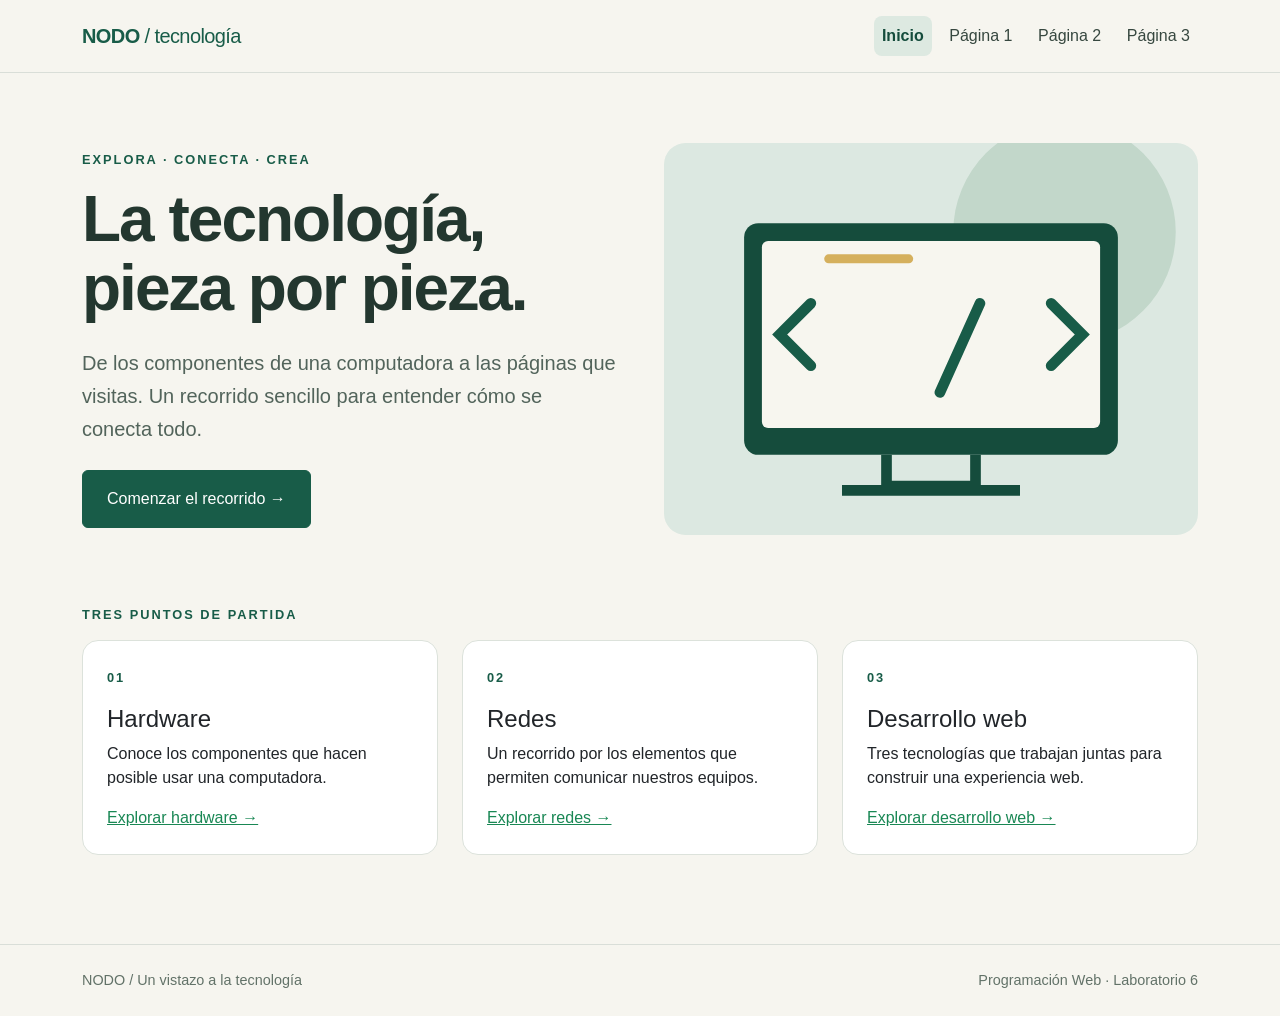
<file: index.html>
<!doctype html>
<html lang="es">
<head>
  <meta charset="utf-8">
  <meta name="viewport" content="width=device-width, initial-scale=1">
  <meta name="description" content="NODO: una introducción sencilla al hardware, las redes y el desarrollo web.">
  <title>Inicio | NODO</title>
  <link rel="icon" href="imagenes/cpu.svg" type="image/svg+xml">
  <link rel="stylesheet" href="vendor/bootstrap.min.css">
  <link rel="stylesheet" href="css/estilos.css">
</head>
<body>
<a class="visually-hidden-focusable" href="#contenido">Saltar al contenido</a>
<nav class="navbar navbar-expand-md py-3" aria-label="Navegación principal">
  <div class="container"><a class="navbar-brand" href="index.html">NODO<span class="fw-normal"> / tecnología</span></a>
    <button class="navbar-toggler" type="button" data-bs-toggle="collapse" data-bs-target="#menu" aria-controls="menu" aria-expanded="false" aria-label="Abrir menú"><span class="navbar-toggler-icon"></span></button>
    <div class="collapse navbar-collapse justify-content-end" id="menu"><ul class="navbar-nav"><li class="nav-item"><a class="nav-link active" href="index.html" aria-current="page">Inicio</a></li><li class="nav-item"><a class="nav-link" href="pagina1.html">Página 1</a></li><li class="nav-item"><a class="nav-link" href="pagina2.html">Página 2</a></li><li class="nav-item"><a class="nav-link" href="pagina3.html">Página 3</a></li></ul></div>
  </div>
</nav>
<main id="contenido" class="container"><section class="hero row align-items-center g-5"><div class="col-md-6"><p class="eyebrow">Explora · Conecta · Crea</p><h1>La tecnología,<br>pieza por pieza.</h1><p class="lead mt-4">De los componentes de una computadora a las páginas que visitas. Un recorrido sencillo para entender cómo se conecta todo.</p><a class="btn btn-primary px-4 py-3 mt-2" href="pagina1.html">Comenzar el recorrido →</a></div><div class="col-md-6"><img class="img-fluid" src="imagenes/portada.svg" width="600" height="440" alt="Ilustración de una computadora con símbolos de código"></div></section><section class="pb-4"><p class="eyebrow">Tres puntos de partida</p><div class="row g-4"><div class="col-md-4"><article class="card h-100"><div class="card-body"><span class="eyebrow">01</span><h2 class="h4 mt-3">Hardware</h2><p>Conoce los componentes que hacen posible usar una computadora.</p><a class="link-success" href="pagina1.html">Explorar hardware →</a></div></article></div><div class="col-md-4"><article class="card h-100"><div class="card-body"><span class="eyebrow">02</span><h2 class="h4 mt-3">Redes</h2><p>Un recorrido por los elementos que permiten comunicar nuestros equipos.</p><a class="link-success" href="pagina2.html">Explorar redes →</a></div></article></div><div class="col-md-4"><article class="card h-100"><div class="card-body"><span class="eyebrow">03</span><h2 class="h4 mt-3">Desarrollo web</h2><p>Tres tecnologías que trabajan juntas para construir una experiencia web.</p><a class="link-success" href="pagina3.html">Explorar desarrollo web →</a></div></article></div></div></section></main>
<footer><div class="container d-flex flex-wrap justify-content-between gap-2"><span>NODO / Un vistazo a la tecnología</span><span>Programación Web · Laboratorio 6</span></div></footer>
<script src="vendor/bootstrap.bundle.min.js"></script>
</body>
</html>
</file>
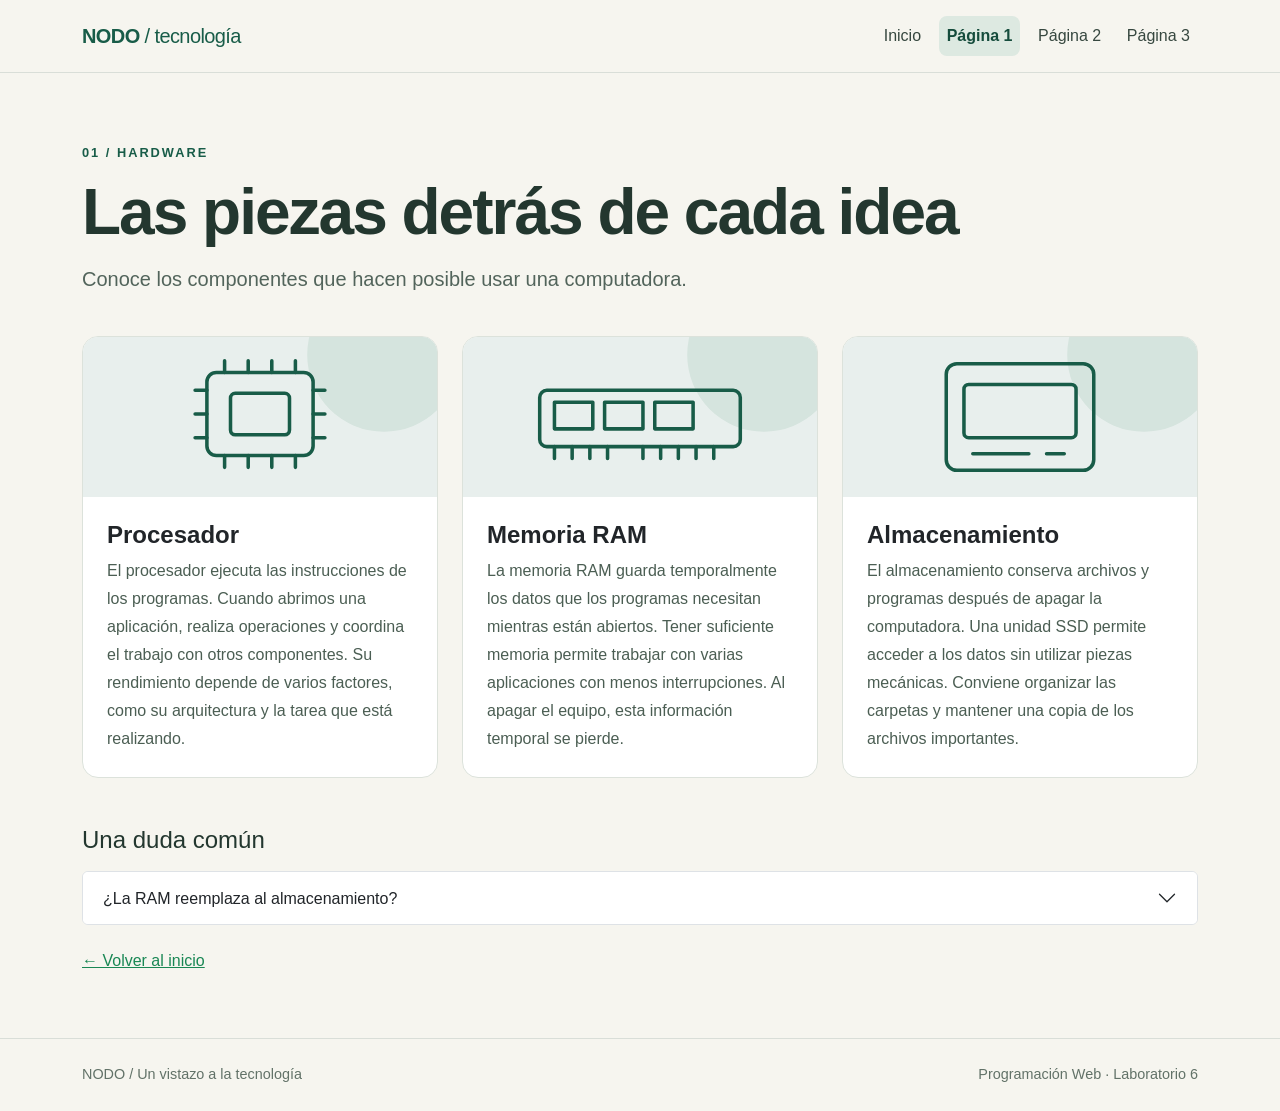
<file: pagina1.html>
<!doctype html>
<html lang="es">
<head>
  <meta charset="utf-8">
  <meta name="viewport" content="width=device-width, initial-scale=1">
  <meta name="description" content="NODO: una introducción sencilla al hardware, las redes y el desarrollo web.">
  <title>Hardware | NODO</title>
  <link rel="icon" href="imagenes/cpu.svg" type="image/svg+xml">
  <link rel="stylesheet" href="vendor/bootstrap.min.css">
  <link rel="stylesheet" href="css/estilos.css">
</head>
<body>
<a class="visually-hidden-focusable" href="#contenido">Saltar al contenido</a>
<nav class="navbar navbar-expand-md py-3" aria-label="Navegación principal">
  <div class="container"><a class="navbar-brand" href="index.html">NODO<span class="fw-normal"> / tecnología</span></a>
    <button class="navbar-toggler" type="button" data-bs-toggle="collapse" data-bs-target="#menu" aria-controls="menu" aria-expanded="false" aria-label="Abrir menú"><span class="navbar-toggler-icon"></span></button>
    <div class="collapse navbar-collapse justify-content-end" id="menu"><ul class="navbar-nav"><li class="nav-item"><a class="nav-link" href="index.html">Inicio</a></li><li class="nav-item"><a class="nav-link active" href="pagina1.html" aria-current="page">Página 1</a></li><li class="nav-item"><a class="nav-link" href="pagina2.html">Página 2</a></li><li class="nav-item"><a class="nav-link" href="pagina3.html">Página 3</a></li></ul></div>
  </div>
</nav>
<main id="contenido" class="container"><header class="hero pb-4"><p class="eyebrow">01 / Hardware</p><h1>Las piezas detrás de cada idea</h1><p class="lead mt-3">Conoce los componentes que hacen posible usar una computadora.</p></header><section class="row g-4" aria-label="Conceptos de hardware"><div class="col-lg-4"><article class="card h-100">
  <img src="imagenes/cpu.svg" class="card-img-top" width="600" height="270" alt="Ilustración de procesador">
  <div class="card-body"><h2 class="card-title h4">Procesador</h2><p class="card-text">El procesador ejecuta las instrucciones de los programas. Cuando abrimos una aplicación, realiza operaciones y coordina el trabajo con otros componentes. Su rendimiento depende de varios factores, como su arquitectura y la tarea que está realizando.</p></div>
</article></div><div class="col-lg-4"><article class="card h-100">
  <img src="imagenes/ram.svg" class="card-img-top" width="600" height="270" alt="Ilustración de memoria ram">
  <div class="card-body"><h2 class="card-title h4">Memoria RAM</h2><p class="card-text">La memoria RAM guarda temporalmente los datos que los programas necesitan mientras están abiertos. Tener suficiente memoria permite trabajar con varias aplicaciones con menos interrupciones. Al apagar el equipo, esta información temporal se pierde.</p></div>
</article></div><div class="col-lg-4"><article class="card h-100">
  <img src="imagenes/ssd.svg" class="card-img-top" width="600" height="270" alt="Ilustración de almacenamiento">
  <div class="card-body"><h2 class="card-title h4">Almacenamiento</h2><p class="card-text">El almacenamiento conserva archivos y programas después de apagar la computadora. Una unidad SSD permite acceder a los datos sin utilizar piezas mecánicas. Conviene organizar las carpetas y mantener una copia de los archivos importantes.</p></div>
</article></div></section><section class="mt-5" aria-label="Pregunta frecuente"><h2 class="h4 mb-3">Una duda común</h2>
<div class="accordion" id="preguntas"><div class="accordion-item"><h3 class="accordion-header"><button class="accordion-button collapsed" type="button" data-bs-toggle="collapse" data-bs-target="#respuesta" aria-expanded="false" aria-controls="respuesta">¿La RAM reemplaza al almacenamiento?</button></h3><div id="respuesta" class="accordion-collapse collapse" data-bs-parent="#preguntas"><div class="accordion-body">No. La RAM conserva datos de trabajo temporalmente; el almacenamiento guarda archivos de forma persistente.</div></div></div></div></section>
<div class="mt-4"><a href="index.html" class="link-success">← Volver al inicio</a></div></main>
<footer><div class="container d-flex flex-wrap justify-content-between gap-2"><span>NODO / Un vistazo a la tecnología</span><span>Programación Web · Laboratorio 6</span></div></footer>
<script src="vendor/bootstrap.bundle.min.js"></script>
</body>
</html>
</file>
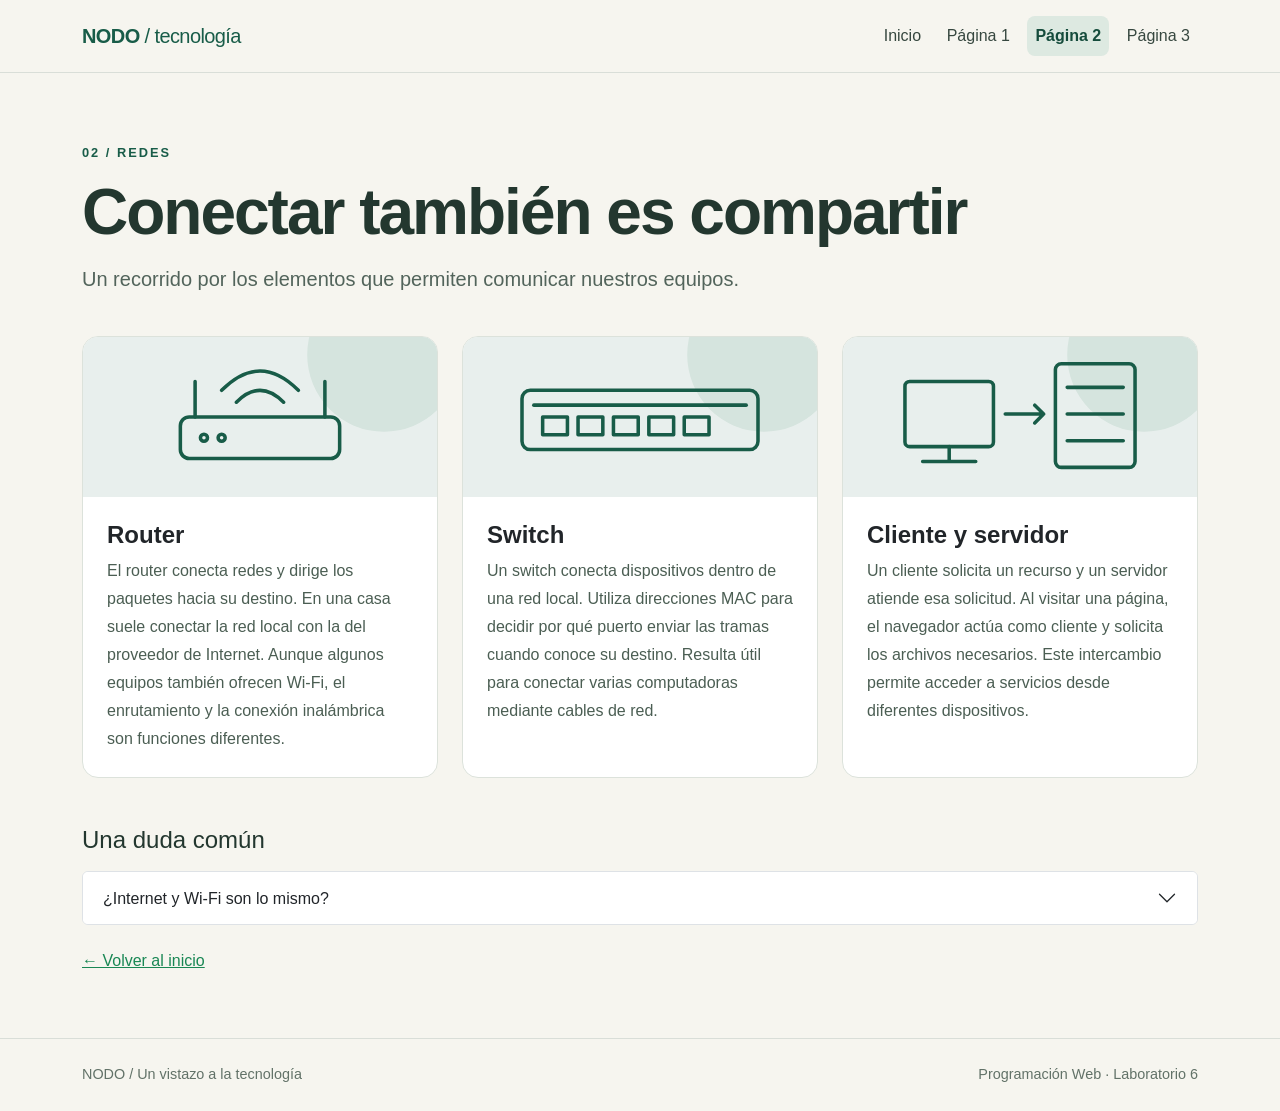
<file: pagina2.html>
<!doctype html>
<html lang="es">
<head>
  <meta charset="utf-8">
  <meta name="viewport" content="width=device-width, initial-scale=1">
  <meta name="description" content="NODO: una introducción sencilla al hardware, las redes y el desarrollo web.">
  <title>Redes | NODO</title>
  <link rel="icon" href="imagenes/cpu.svg" type="image/svg+xml">
  <link rel="stylesheet" href="vendor/bootstrap.min.css">
  <link rel="stylesheet" href="css/estilos.css">
</head>
<body>
<a class="visually-hidden-focusable" href="#contenido">Saltar al contenido</a>
<nav class="navbar navbar-expand-md py-3" aria-label="Navegación principal">
  <div class="container"><a class="navbar-brand" href="index.html">NODO<span class="fw-normal"> / tecnología</span></a>
    <button class="navbar-toggler" type="button" data-bs-toggle="collapse" data-bs-target="#menu" aria-controls="menu" aria-expanded="false" aria-label="Abrir menú"><span class="navbar-toggler-icon"></span></button>
    <div class="collapse navbar-collapse justify-content-end" id="menu"><ul class="navbar-nav"><li class="nav-item"><a class="nav-link" href="index.html">Inicio</a></li><li class="nav-item"><a class="nav-link" href="pagina1.html">Página 1</a></li><li class="nav-item"><a class="nav-link active" href="pagina2.html" aria-current="page">Página 2</a></li><li class="nav-item"><a class="nav-link" href="pagina3.html">Página 3</a></li></ul></div>
  </div>
</nav>
<main id="contenido" class="container"><header class="hero pb-4"><p class="eyebrow">02 / Redes</p><h1>Conectar también es compartir</h1><p class="lead mt-3">Un recorrido por los elementos que permiten comunicar nuestros equipos.</p></header><section class="row g-4" aria-label="Conceptos de redes"><div class="col-lg-4"><article class="card h-100">
  <img src="imagenes/router.svg" class="card-img-top" width="600" height="270" alt="Ilustración de router">
  <div class="card-body"><h2 class="card-title h4">Router</h2><p class="card-text">El router conecta redes y dirige los paquetes hacia su destino. En una casa suele conectar la red local con la del proveedor de Internet. Aunque algunos equipos también ofrecen Wi-Fi, el enrutamiento y la conexión inalámbrica son funciones diferentes.</p></div>
</article></div><div class="col-lg-4"><article class="card h-100">
  <img src="imagenes/switch.svg" class="card-img-top" width="600" height="270" alt="Ilustración de switch">
  <div class="card-body"><h2 class="card-title h4">Switch</h2><p class="card-text">Un switch conecta dispositivos dentro de una red local. Utiliza direcciones MAC para decidir por qué puerto enviar las tramas cuando conoce su destino. Resulta útil para conectar varias computadoras mediante cables de red.</p></div>
</article></div><div class="col-lg-4"><article class="card h-100">
  <img src="imagenes/server.svg" class="card-img-top" width="600" height="270" alt="Ilustración de cliente y servidor">
  <div class="card-body"><h2 class="card-title h4">Cliente y servidor</h2><p class="card-text">Un cliente solicita un recurso y un servidor atiende esa solicitud. Al visitar una página, el navegador actúa como cliente y solicita los archivos necesarios. Este intercambio permite acceder a servicios desde diferentes dispositivos.</p></div>
</article></div></section><section class="mt-5" aria-label="Pregunta frecuente"><h2 class="h4 mb-3">Una duda común</h2>
<div class="accordion" id="preguntas"><div class="accordion-item"><h3 class="accordion-header"><button class="accordion-button collapsed" type="button" data-bs-toggle="collapse" data-bs-target="#respuesta" aria-expanded="false" aria-controls="respuesta">¿Internet y Wi-Fi son lo mismo?</button></h3><div id="respuesta" class="accordion-collapse collapse" data-bs-parent="#preguntas"><div class="accordion-body">No. Wi-Fi conecta dispositivos de forma inalámbrica a una red local; esa red puede tener o no acceso a Internet.</div></div></div></div></section>
<div class="mt-4"><a href="index.html" class="link-success">← Volver al inicio</a></div></main>
<footer><div class="container d-flex flex-wrap justify-content-between gap-2"><span>NODO / Un vistazo a la tecnología</span><span>Programación Web · Laboratorio 6</span></div></footer>
<script src="vendor/bootstrap.bundle.min.js"></script>
</body>
</html>
</file>
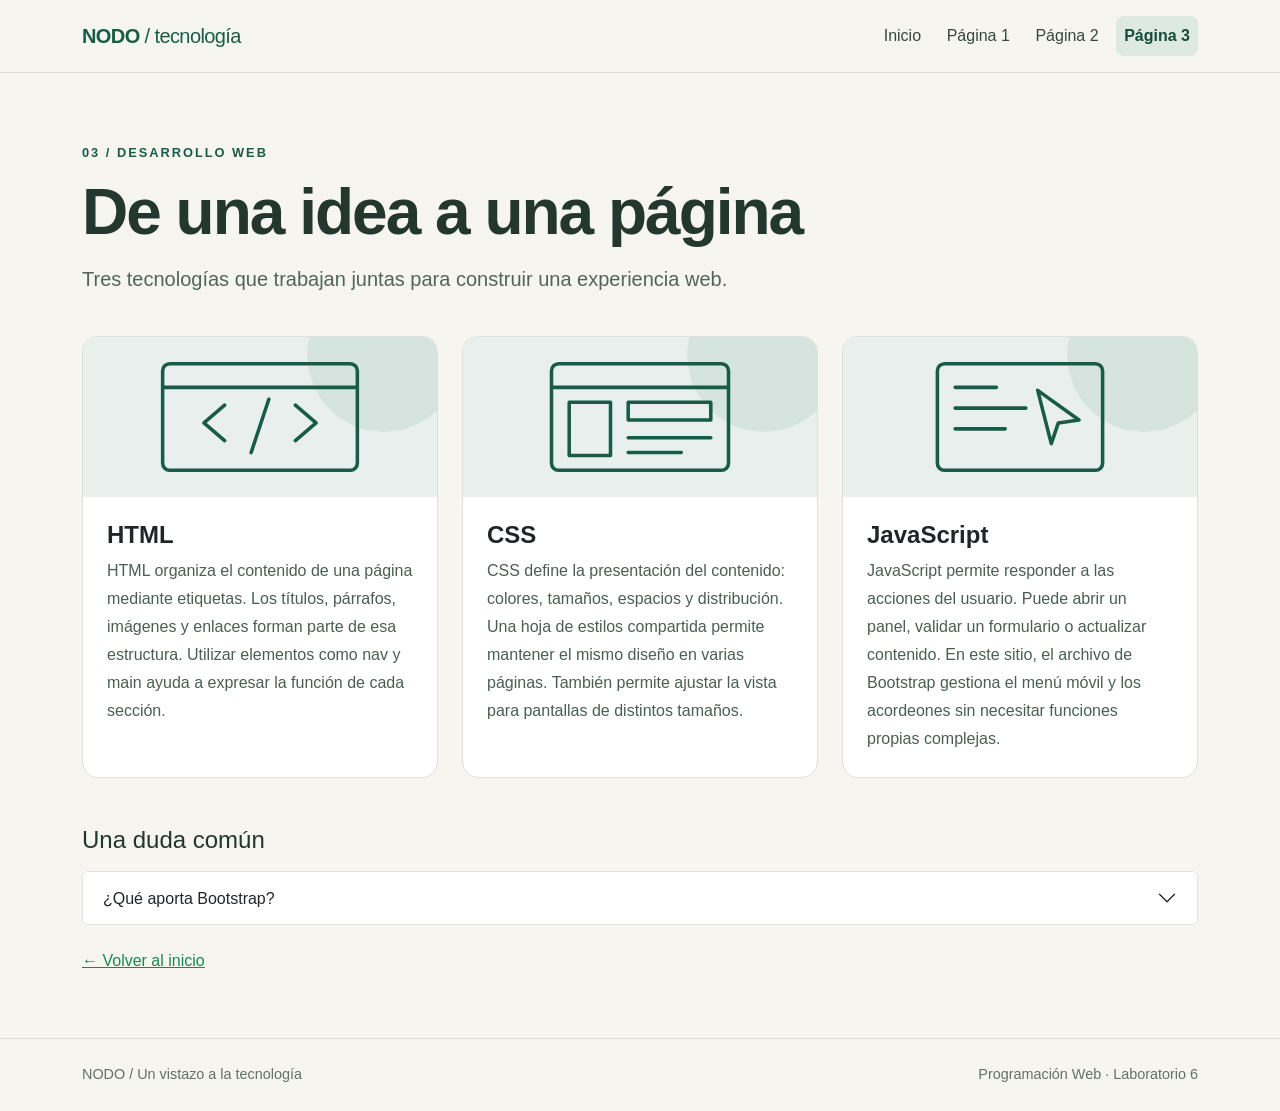
<file: pagina3.html>
<!doctype html>
<html lang="es">
<head>
  <meta charset="utf-8">
  <meta name="viewport" content="width=device-width, initial-scale=1">
  <meta name="description" content="NODO: una introducción sencilla al hardware, las redes y el desarrollo web.">
  <title>Desarrollo web | NODO</title>
  <link rel="icon" href="imagenes/cpu.svg" type="image/svg+xml">
  <link rel="stylesheet" href="vendor/bootstrap.min.css">
  <link rel="stylesheet" href="css/estilos.css">
</head>
<body>
<a class="visually-hidden-focusable" href="#contenido">Saltar al contenido</a>
<nav class="navbar navbar-expand-md py-3" aria-label="Navegación principal">
  <div class="container"><a class="navbar-brand" href="index.html">NODO<span class="fw-normal"> / tecnología</span></a>
    <button class="navbar-toggler" type="button" data-bs-toggle="collapse" data-bs-target="#menu" aria-controls="menu" aria-expanded="false" aria-label="Abrir menú"><span class="navbar-toggler-icon"></span></button>
    <div class="collapse navbar-collapse justify-content-end" id="menu"><ul class="navbar-nav"><li class="nav-item"><a class="nav-link" href="index.html">Inicio</a></li><li class="nav-item"><a class="nav-link" href="pagina1.html">Página 1</a></li><li class="nav-item"><a class="nav-link" href="pagina2.html">Página 2</a></li><li class="nav-item"><a class="nav-link active" href="pagina3.html" aria-current="page">Página 3</a></li></ul></div>
  </div>
</nav>
<main id="contenido" class="container"><header class="hero pb-4"><p class="eyebrow">03 / Desarrollo web</p><h1>De una idea a una página</h1><p class="lead mt-3">Tres tecnologías que trabajan juntas para construir una experiencia web.</p></header><section class="row g-4" aria-label="Conceptos de desarrollo web"><div class="col-lg-4"><article class="card h-100">
  <img src="imagenes/html.svg" class="card-img-top" width="600" height="270" alt="Ilustración de html">
  <div class="card-body"><h2 class="card-title h4">HTML</h2><p class="card-text">HTML organiza el contenido de una página mediante etiquetas. Los títulos, párrafos, imágenes y enlaces forman parte de esa estructura. Utilizar elementos como nav y main ayuda a expresar la función de cada sección.</p></div>
</article></div><div class="col-lg-4"><article class="card h-100">
  <img src="imagenes/css.svg" class="card-img-top" width="600" height="270" alt="Ilustración de css">
  <div class="card-body"><h2 class="card-title h4">CSS</h2><p class="card-text">CSS define la presentación del contenido: colores, tamaños, espacios y distribución. Una hoja de estilos compartida permite mantener el mismo diseño en varias páginas. También permite ajustar la vista para pantallas de distintos tamaños.</p></div>
</article></div><div class="col-lg-4"><article class="card h-100">
  <img src="imagenes/js.svg" class="card-img-top" width="600" height="270" alt="Ilustración de javascript">
  <div class="card-body"><h2 class="card-title h4">JavaScript</h2><p class="card-text">JavaScript permite responder a las acciones del usuario. Puede abrir un panel, validar un formulario o actualizar contenido. En este sitio, el archivo de Bootstrap gestiona el menú móvil y los acordeones sin necesitar funciones propias complejas.</p></div>
</article></div></section><section class="mt-5" aria-label="Pregunta frecuente"><h2 class="h4 mb-3">Una duda común</h2>
<div class="accordion" id="preguntas"><div class="accordion-item"><h3 class="accordion-header"><button class="accordion-button collapsed" type="button" data-bs-toggle="collapse" data-bs-target="#respuesta" aria-expanded="false" aria-controls="respuesta">¿Qué aporta Bootstrap?</button></h3><div id="respuesta" class="accordion-collapse collapse" data-bs-parent="#preguntas"><div class="accordion-body">Ofrece estilos y componentes reutilizables. Aquí se usan tarjetas, un menú adaptable y un acordeón en cada página.</div></div></div></div></section>
<div class="mt-4"><a href="index.html" class="link-success">← Volver al inicio</a></div></main>
<footer><div class="container d-flex flex-wrap justify-content-between gap-2"><span>NODO / Un vistazo a la tecnología</span><span>Programación Web · Laboratorio 6</span></div></footer>
<script src="vendor/bootstrap.bundle.min.js"></script>
</body>
</html>
</file>
<file: css/estilos.css>
/* Estilos compartidos por las cuatro pÃ¡ginas. */
:root { --verde: #185c48; --papel: #f6f5ef; }
body { background: var(--papel); color: #23372f; font-family: Arial, sans-serif; }
.navbar { border-bottom: 1px solid #d9ded8; background: var(--papel); }
.navbar-brand { font-weight: 800; color: var(--verde); letter-spacing: -.6px; }
.nav-link { margin-left: .6rem; color: #36473f; }
.nav-link.active { background: #dde9e1; border-radius: 8px; color: #154c3c !important; font-weight: 700; }
.eyebrow { color: var(--verde); font-size: .8rem; font-weight: 700; letter-spacing: 2px; text-transform: uppercase; }
.hero { padding: 70px 0; }
h1 { font-size: clamp(2.4rem, 5vw, 4.6rem); line-height: 1.08; font-weight: 750; letter-spacing: -2px; }
.lead { color: #52645b; line-height: 1.65; }
.btn-primary { background: var(--verde); border-color: var(--verde); }
.btn-primary:hover { background: #103f31; border-color: #103f31; }
.card { border: 1px solid #dce2db; border-radius: 16px; overflow: hidden; box-shadow: none; }
.card-body { padding: 24px; }
.card-text { line-height: 1.75; color: #4b5e53; }
.card-img-top { width: 100%; height: auto; aspect-ratio: 600 / 270; object-fit: contain; }
.card-title { font-weight: 700; }
.accordion { --bs-accordion-active-bg: #e3eee7; --bs-accordion-active-color: #154c3c; --bs-accordion-btn-focus-box-shadow: 0 0 0 .2rem #185c4830; }
footer { border-top: 1px solid #d9ded8; color: #627268; margin-top: 65px; padding: 25px 0; font-size: .9rem; }
a:focus-visible,button:focus-visible { outline: 3px solid #a76b0b; outline-offset: 4px; }
@media(max-width: 767px) { .hero { padding: 38px 0; } h1 { letter-spacing: -1px; } .nav-link { margin-left: 0; padding-left: 12px; } }
</file>
